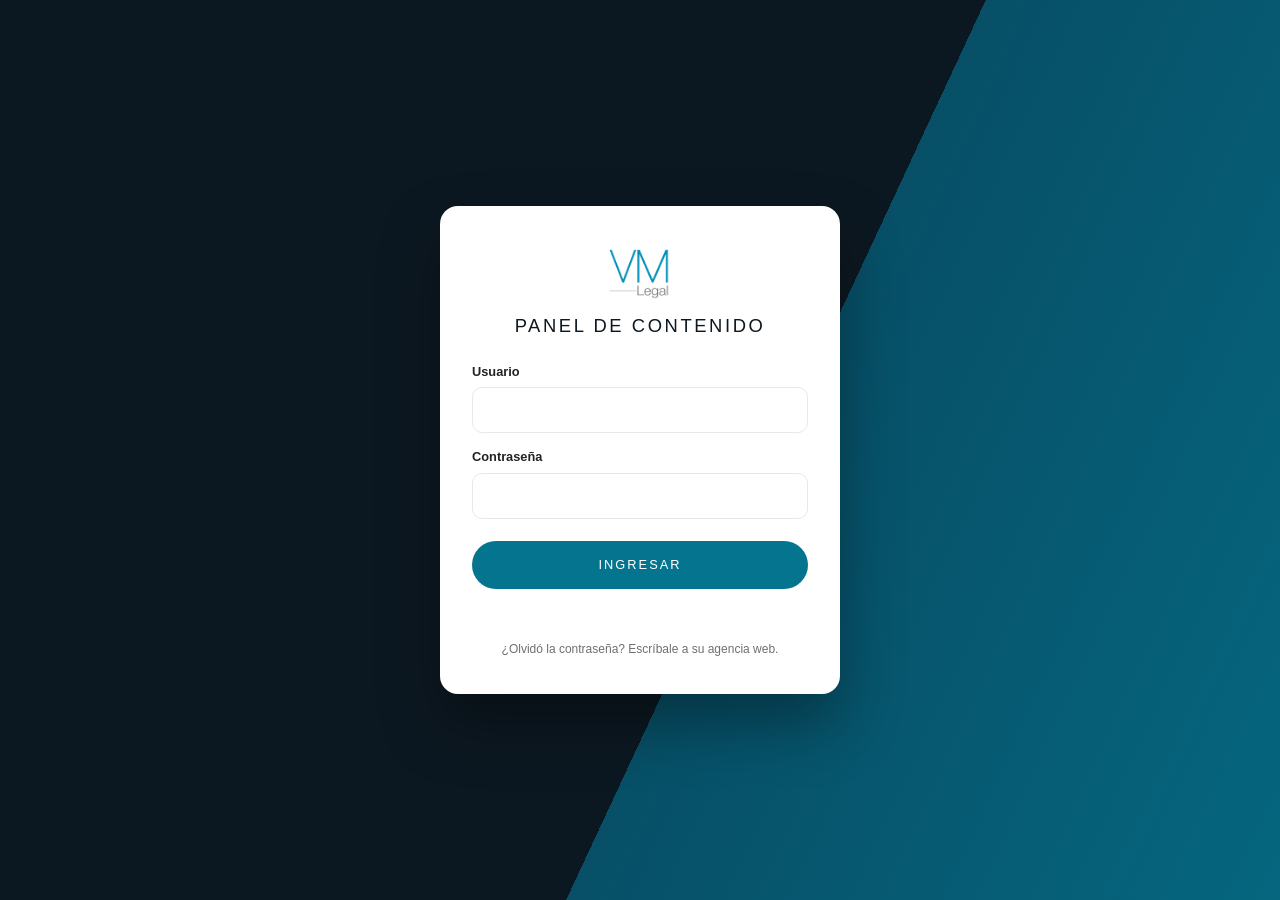
<file: admin/index.html>
<!DOCTYPE html>
<html lang="es">
<head>
<meta charset="UTF-8">
<meta name="viewport" content="width=device-width, initial-scale=1">
<meta name="robots" content="noindex, nofollow">
<title>Panel · VM Legal</title>
<link rel="icon" href="../assets/img/favicon.png">
<style>
  :root { --teal: #04748f; --ink: #0c1821; --line: #e4e9ee; }
  * { box-sizing: border-box; }
  body { margin: 0; min-height: 100vh; display: grid; place-items: center; padding: 24px;
         font: 16px/1.5 "Open Sans", -apple-system, BlinkMacSystemFont, "Segoe UI", sans-serif;
         background: var(--ink) linear-gradient(115deg, transparent 58%, rgba(0,147,189,.45) 58%, rgba(4,116,143,.85)); color: #232323; }
  .card { width: min(400px, 100%); background: #fff; border-radius: 18px; padding: 36px 32px; box-shadow: 0 30px 60px rgba(0,0,0,.35); }
  .card img { display: block; height: 64px; margin: 0 auto 8px; }
  h1 { font: 300 1.15rem/1.3 "Oswald", sans-serif; letter-spacing: .14em; text-transform: uppercase; text-align: center; margin: 0 0 24px; color: var(--ink); }
  label { display: block; font-size: .8rem; font-weight: 600; margin: 14px 0 6px; }
  input { width: 100%; min-height: 46px; padding: 0 14px; font: inherit; border: 1px solid var(--line); border-radius: 10px; }
  input:focus { outline: none; border-color: #0093bd; box-shadow: 0 0 0 3px rgba(0,147,189,.16); }
  button { width: 100%; min-height: 48px; margin-top: 22px; border: 0; border-radius: 999px; background: var(--teal); color: #fff;
           font: 500 .8rem "Oswald", sans-serif; letter-spacing: .16em; text-transform: uppercase; cursor: pointer; }
  button:disabled { opacity: .6; cursor: wait; }
  .msg { min-height: 1.4em; margin: 14px 0 0; font-size: .85rem; color: #b42318; text-align: center; }
  .note { margin: 18px 0 0; font-size: .75rem; color: #706f6f; text-align: center; }
</style>
</head>
<body>
<!--
  Ingreso al panel con usuario y contraseña.
  El panel (Sveltia CMS) guarda en GitHub y necesita una llave de GitHub. Esa llave
  vive CIFRADA en admin/acceso.json (AES-256-GCM, clave derivada de la contraseña con
  PBKDF2-SHA256 de 600 000 iteraciones). Solo quien sabe la contraseña la descifra,
  en su propio navegador; la contraseña nunca viaja a ningún servidor.
  Para crear o cambiar el acceso: admin/configurar.html
-->
<main class="card" id="login" hidden>
  <img src="../assets/img/logo-og.png" alt="VM Legal">
  <h1>Panel de contenido</h1>
  <form id="f" autocomplete="on">
    <label for="u">Usuario</label>
    <input id="u" name="username" autocomplete="username" required>
    <label for="p">Contraseña</label>
    <input id="p" name="password" type="password" autocomplete="current-password" required>
    <button id="go">Ingresar</button>
    <p class="msg" id="msg" role="alert"></p>
  </form>
  <p class="note">¿Olvidó la contraseña? Escríbale a su agencia web.</p>
</main>

<script>
(function () {
  'use strict';
  var KEY = 'sveltia-cms.user';

  function loadPanel() {
    document.getElementById('login').hidden = true;
    var s = document.createElement('script');
    s.src = 'https://unpkg.com/@sveltia/cms@0/dist/sveltia-cms.js';
    document.body.appendChild(s);
  }

  // ¿La llave sigue sirviendo? Si GitHub la rechaza, se vuelve a pedir la contraseña.
  async function valid(token) {
    try {
      var r = await fetch('https://api.github.com/user', { headers: { Authorization: 'Bearer ' + token } });
      return r.ok;
    } catch (e) { return true; }   // sin red: que el panel muestre su propio aviso
  }

  function b64(s) { return Uint8Array.from(atob(s), function (c) { return c.charCodeAt(0); }); }

  async function unlock(cfg, password) {
    var base = await crypto.subtle.importKey('raw', new TextEncoder().encode(password), 'PBKDF2', false, ['deriveKey']);
    var key = await crypto.subtle.deriveKey(
      { name: 'PBKDF2', salt: b64(cfg.salt), iterations: cfg.iter, hash: 'SHA-256' },
      base, { name: 'AES-GCM', length: 256 }, false, ['decrypt']);
    var plain = await crypto.subtle.decrypt({ name: 'AES-GCM', iv: b64(cfg.iv) }, key, b64(cfg.ct));
    return new TextDecoder().decode(plain);
  }

  // Sesión ya abierta en este navegador: directo al panel.
  var saved = null;
  try { saved = JSON.parse(localStorage.getItem(KEY) || 'null'); } catch (e) { /* nada */ }
  var form = document.getElementById('f'), msg = document.getElementById('msg'), go = document.getElementById('go');
  function showLogin(note) {
    localStorage.removeItem(KEY);
    document.getElementById('login').hidden = false;
    msg.textContent = note || '';
  }
  if (saved && saved.token) {
    valid(saved.token).then(function (ok) {
      if (ok) loadPanel(); else showLogin('Su sesión expiró. Ingrese de nuevo.');
    });
  } else {
    showLogin();
  }

  form.addEventListener('submit', async function (e) {
    e.preventDefault();
    msg.textContent = '';
    go.disabled = true; go.textContent = 'Verificando…';
    try {
      var cfg = await fetch('acceso.json?v=' + Date.now(), { cache: 'no-store' }).then(function (r) {
        if (!r.ok) throw new Error('sin-acceso');
        return r.json();
      });
      var user = document.getElementById('u').value.trim().toLowerCase();
      if (user !== String(cfg.usuario).toLowerCase()) throw new Error('credenciales');
      var token;
      try { token = await unlock(cfg, document.getElementById('p').value); }
      catch (err) { throw new Error('credenciales'); }
      // Formato que el panel lee al arrancar; él mismo completa los datos del usuario.
      if (!(await valid(token))) throw new Error('llave');
      localStorage.setItem(KEY, JSON.stringify({ backendName: 'github', token: token }));
      loadPanel();
    } catch (err) {
      msg.textContent = err.message === 'sin-acceso' ? 'El acceso todavía no está configurado.'
        : err.message === 'llave' ? 'El acceso venció. Pídale a su agencia web que lo renueve.'
        : 'Usuario o contraseña incorrectos.';
      go.disabled = false; go.textContent = 'Ingresar';
    }
  });
})();
</script>
</body>
</html>
</file>
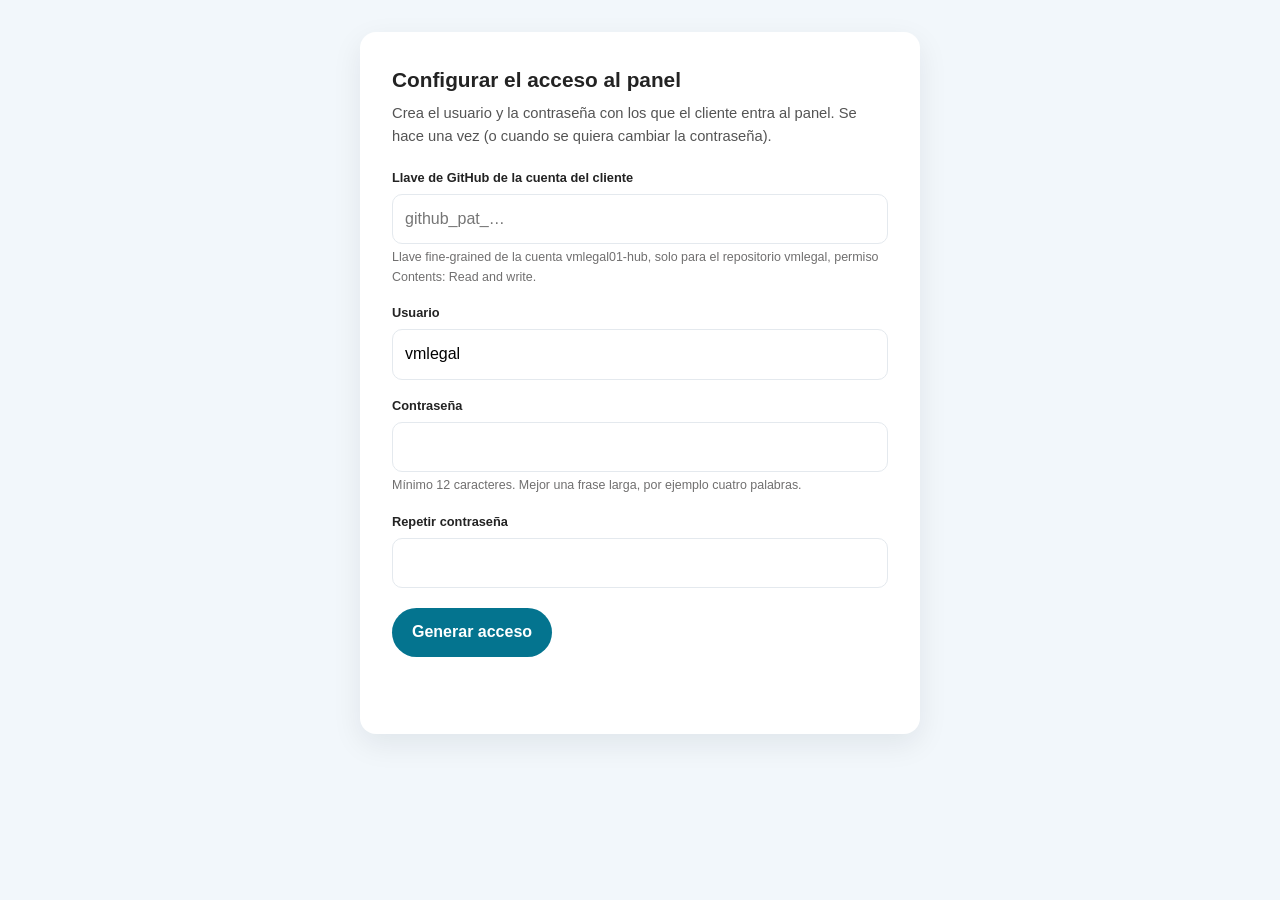
<file: admin/configurar.html>
<!DOCTYPE html>
<html lang="es">
<head>
<meta charset="UTF-8">
<meta name="viewport" content="width=device-width, initial-scale=1">
<meta name="robots" content="noindex, nofollow">
<title>Configurar acceso · Panel VM Legal</title>
<style>
  * { box-sizing: border-box; }
  body { margin: 0; padding: 32px 20px; font: 16px/1.55 -apple-system, BlinkMacSystemFont, "Segoe UI", sans-serif; background: #f2f7fb; color: #232323; }
  main { max-width: 560px; margin: 0 auto; background: #fff; border-radius: 16px; padding: 32px; box-shadow: 0 10px 30px rgba(16,24,32,.08); }
  h1 { font-size: 1.3rem; margin: 0 0 6px; }
  p.lead { margin: 0 0 20px; color: #545454; font-size: .92rem; }
  label { display: block; font-size: .8rem; font-weight: 600; margin: 16px 0 6px; }
  input, textarea { width: 100%; padding: 12px; font: inherit; border: 1px solid #e4e9ee; border-radius: 10px; }
  textarea { min-height: 150px; font: 12px/1.4 ui-monospace, Menlo, monospace; }
  .hint { font-size: .78rem; color: #706f6f; margin-top: 4px; }
  button { margin-top: 20px; padding: 12px 20px; border: 0; border-radius: 999px; background: #04748f; color: #fff; font: inherit; font-weight: 600; cursor: pointer; }
  button:disabled { opacity: .6; }
  .err { color: #b42318; font-size: .88rem; min-height: 1.3em; margin-top: 12px; }
  .ok { background: #eef8f3; border: 1px solid #b7e1c8; border-radius: 10px; padding: 14px; margin-top: 20px; font-size: .9rem; }
</style>
</head>
<body>
<!--
  Genera admin/acceso.json: la llave de GitHub cifrada con la contraseña elegida.
  Todo ocurre en este navegador: la llave y la contraseña no se envían a ningún sitio
  (solo se le pregunta a api.github.com si la llave puede escribir en el repositorio).
-->
<main>
  <h1>Configurar el acceso al panel</h1>
  <p class="lead">Crea el usuario y la contraseña con los que el cliente entra al panel. Se hace una vez (o cuando se quiera cambiar la contraseña).</p>

  <form id="f">
    <label for="tk">Llave de GitHub de la cuenta del cliente</label>
    <input id="tk" type="password" autocomplete="off" required placeholder="github_pat_…">
    <p class="hint">Llave fine-grained de la cuenta vmlegal01-hub, solo para el repositorio vmlegal, permiso Contents: Read and write.</p>

    <label for="us">Usuario</label>
    <input id="us" required value="vmlegal" autocomplete="off">

    <label for="p1">Contraseña</label>
    <input id="p1" type="password" required minlength="12" autocomplete="new-password">
    <p class="hint">Mínimo 12 caracteres. Mejor una frase larga, por ejemplo cuatro palabras.</p>

    <label for="p2">Repetir contraseña</label>
    <input id="p2" type="password" required minlength="12" autocomplete="new-password">

    <button id="go">Generar acceso</button>
    <p class="err" id="err" role="alert"></p>
  </form>

  <div id="out" hidden>
    <div class="ok">Listo. Copie todo el texto de abajo y envíelo a su agencia para guardarlo como <b>admin/acceso.json</b>. Es seguro compartirlo: sin la contraseña no sirve para nada.</div>
    <label for="res">admin/acceso.json</label>
    <textarea id="res" readonly></textarea>
    <button type="button" id="copy">Copiar</button>
  </div>
</main>

<script>
(function () {
  'use strict';
  var REPO = 'vmlegal01-hub/vmlegal';
  var ITER = 600000;
  function b64(buf) { return btoa(String.fromCharCode.apply(null, new Uint8Array(buf))); }
  var $ = function (id) { return document.getElementById(id); };

  $('f').addEventListener('submit', async function (e) {
    e.preventDefault();
    $('err').textContent = '';
    var token = $('tk').value.trim(), p1 = $('p1').value, p2 = $('p2').value;
    if (p1 !== p2) { $('err').textContent = 'Las contraseñas no coinciden.'; return; }
    if (p1.length < 12) { $('err').textContent = 'La contraseña debe tener al menos 12 caracteres.'; return; }

    $('go').disabled = true; $('go').textContent = 'Verificando la llave…';
    try {
      // La llave debe poder escribir en el repositorio; si no, el panel no guardaría.
      var r = await fetch('https://api.github.com/repos/' + REPO, { headers: { Authorization: 'Bearer ' + token } });
      var repo = r.ok ? await r.json() : null;
      if (!repo || !repo.permissions || !repo.permissions.push) throw new Error('La llave no tiene permiso de escritura en ' + REPO + '.');

      $('go').textContent = 'Cifrando…';
      var salt = crypto.getRandomValues(new Uint8Array(16)), iv = crypto.getRandomValues(new Uint8Array(12));
      var base = await crypto.subtle.importKey('raw', new TextEncoder().encode(p1), 'PBKDF2', false, ['deriveKey']);
      var key = await crypto.subtle.deriveKey({ name: 'PBKDF2', salt: salt, iterations: ITER, hash: 'SHA-256' },
        base, { name: 'AES-GCM', length: 256 }, false, ['encrypt']);
      var ct = await crypto.subtle.encrypt({ name: 'AES-GCM', iv: iv }, key, new TextEncoder().encode(token));

      $('res').value = JSON.stringify({ usuario: $('us').value.trim(), iter: ITER, salt: b64(salt), iv: b64(iv), ct: b64(ct) }, null, 2);
      $('f').hidden = true; $('out').hidden = false;
      $('tk').value = $('p1').value = $('p2').value = '';
    } catch (err) {
      $('err').textContent = err.message || 'No se pudo generar el acceso.';
      $('go').disabled = false; $('go').textContent = 'Generar acceso';
    }
  });

  $('copy').addEventListener('click', function () {
    $('res').select();
    navigator.clipboard.writeText($('res').value).then(function () { $('copy').textContent = 'Copiado'; });
  });
})();
</script>
</body>
</html>
</file>
